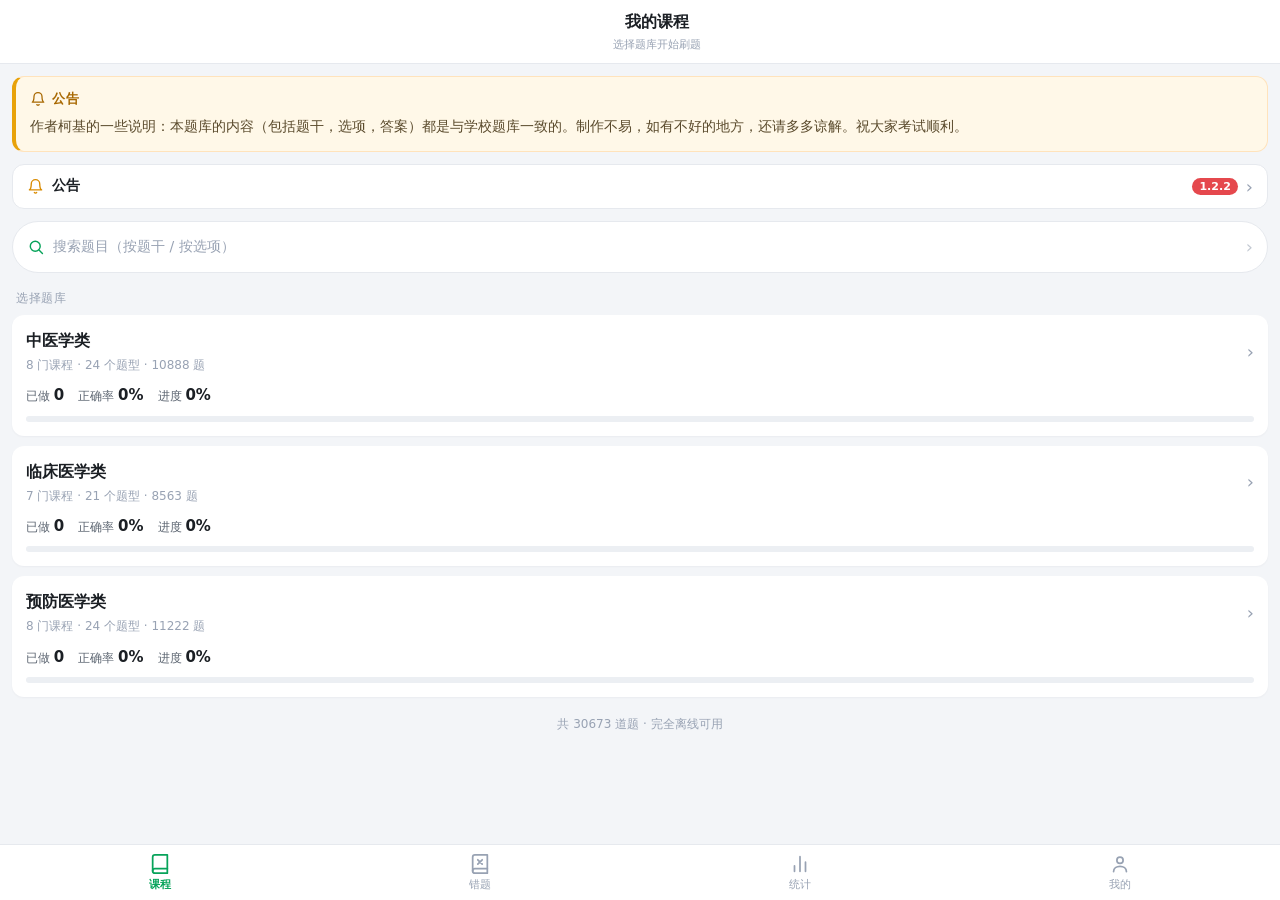
<file: index.html>
<!DOCTYPE html>
<html lang="zh-CN">
<head>
<meta charset="utf-8">
<meta name="viewport" content="width=device-width,initial-scale=1,maximum-scale=1,user-scalable=no,viewport-fit=cover">
<meta name="theme-color" content="#07a35a">
<meta name="apple-mobile-web-app-capable" content="yes">
<meta name="apple-mobile-web-app-status-bar-style" content="default">
<meta name="apple-mobile-web-app-title" content="zcmu阶段考">
<meta name="mobile-web-app-capable" content="yes">
<meta name="format-detection" content="telephone=no">
<link rel="manifest" href="manifest.webmanifest">
<link rel="apple-touch-icon" href="icons/apple-touch-icon.png">
<link rel="icon" type="image/png" sizes="192x192" href="icons/icon-192.png">

<title>zcmu阶段考</title>
<link rel="stylesheet" href="app.css">
</head>
<body>
<div id="app">
  <header id="hd"></header>
  <main id="main"><div class="empty">加载中…</div></main>
  <nav id="tabbar"></nav>
</div>
<div id="toast"></div>
<div id="dlg"></div>
<script src="data/index.js"></script>
<script src="app.js"></script>
<script>
if ('serviceWorker' in navigator) {
  window.addEventListener('load', function () {
    navigator.serviceWorker.register('sw.js').catch(function () { /* 离线仍可用已缓存资源 */ });
  });
}
</script>
</body>
</html>
</file>
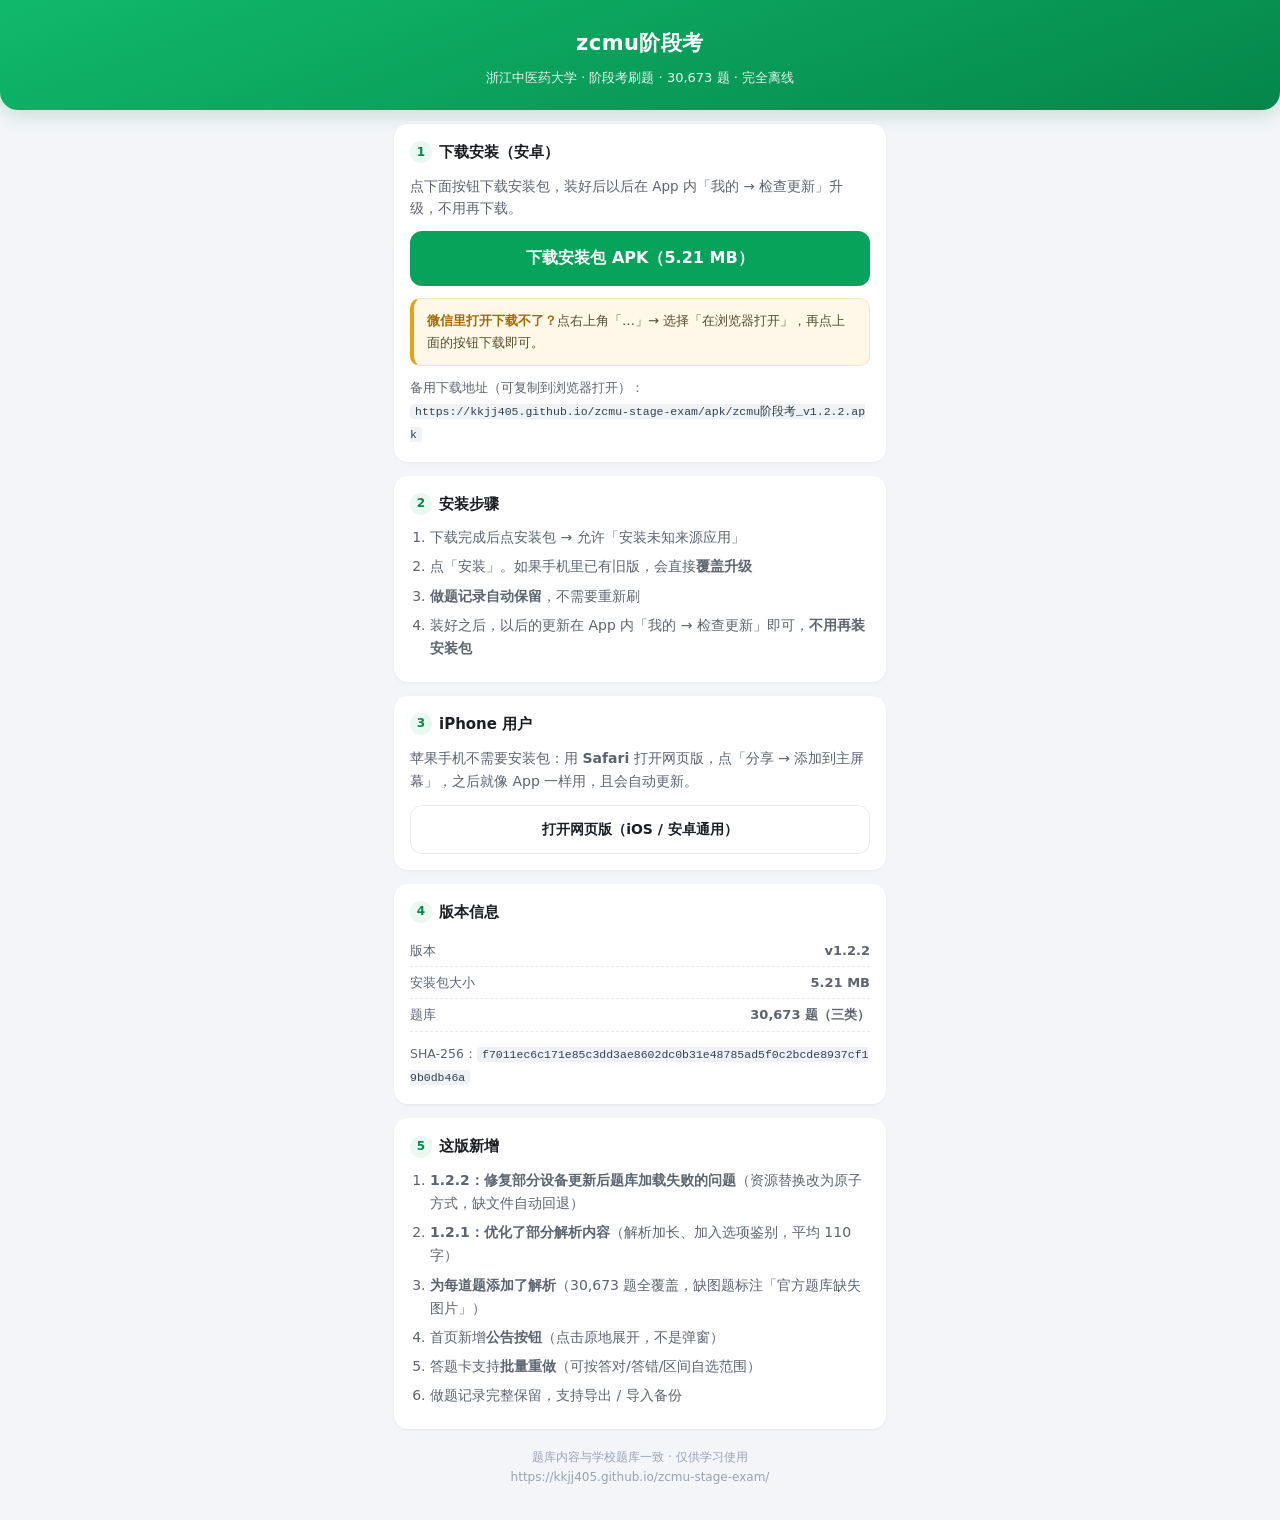
<file: install.html>
<!DOCTYPE html>
<html lang="zh-CN">
<head>
<meta charset="utf-8">
<meta name="viewport" content="width=device-width,initial-scale=1,viewport-fit=cover">
<meta name="theme-color" content="#07a35a">
<title>zcmu阶段考 · 扫码安装</title>
<style>
:root{--green:#07a35a;--green-dark:#05864a;--tx:#1b1f24;--tx2:#5b6470;--tx3:#98a2b3;--line:#e6e9ee;--bg:#f3f5f8}
*{box-sizing:border-box;-webkit-tap-highlight-color:transparent}
body{margin:0;background:var(--bg);color:var(--tx);font:15px/1.65 -apple-system,BlinkMacSystemFont,"PingFang SC","Noto Sans CJK SC","Microsoft YaHei",system-ui,sans-serif;
  -webkit-font-smoothing:antialiased;padding-bottom:32px}
.wrap{max-width:520px;margin:0 auto;padding:0 14px}
header{background:linear-gradient(160deg,#10b96c,#05864a);color:#fff;padding:26px 0 22px;text-align:center;
  border-radius:0 0 18px 18px;box-shadow:0 6px 18px rgba(5,134,74,.18)}
header h1{margin:0 0 6px;font-size:21px;letter-spacing:.5px}
header p{margin:0;font-size:13px;opacity:.9}
.card{background:#fff;border-radius:14px;padding:16px;margin-top:14px;box-shadow:0 1px 3px rgba(16,24,40,.06)}
.card h2{margin:0 0 10px;font-size:15px;display:flex;align-items:center;gap:7px}
.card h2 i{width:22px;height:22px;border-radius:50%;background:#e9f8f0;color:var(--green-dark);
  font-style:normal;font-size:12px;font-weight:700;display:flex;align-items:center;justify-content:center;flex:0 0 22px}
.qrbox{text-align:center;padding:6px 0 2px}
.qrbox img{width:min(74vw,300px);height:auto;border-radius:10px;border:1px solid var(--line);background:#fff}
.qrbox .tip{font-size:12px;color:var(--tx3);margin-top:8px}
.btn{display:block;text-align:center;text-decoration:none;border-radius:12px;padding:14px;font-size:16px;font-weight:700;
  background:var(--green);color:#fff;margin-top:12px}
.btn:active{background:var(--green-dark)}
.btn.ghost{background:#fff;color:var(--tx);border:1px solid var(--line);font-weight:600;font-size:14px;padding:12px}
ol{margin:8px 0 0;padding-left:20px;font-size:14px;color:var(--tx2)}
ol li{margin-bottom:6px}
.note{background:#fff8e8;border:1px solid #ffe3bc;border-left:4px solid #e8a20a;border-radius:10px;
  padding:11px 13px;font-size:13px;color:#5a4a2c;line-height:1.7;margin-top:12px}
.note b{color:#a86800}
.meta{font-size:12.5px;color:var(--tx2);margin-top:10px;line-height:1.85;word-break:break-all}
.meta code{background:#eef2f6;padding:1px 5px;border-radius:4px;font-size:11.5px;color:#33414f}
.kv{display:flex;justify-content:space-between;font-size:13px;color:var(--tx2);padding:5px 0;border-bottom:1px dashed var(--line)}
.kv:last-child{border-bottom:0}
footer{text-align:center;color:var(--tx3);font-size:12px;margin-top:18px;line-height:1.7}
</style>
</head>
<body>
<header>
  <h1>zcmu阶段考</h1>
  <p>浙江中医药大学 · 阶段考刷题 · 30,673 题 · 完全离线</p>
</header>
<div class="wrap">

  <div class="card">
    <h2><i>1</i>下载安装（安卓）</h2>
    <p style="font-size:13.5px;color:var(--tx2);margin:0 0 6px">
      点下面按钮下载安装包，装好后以后在 App 内「我的 → 检查更新」升级，不用再下载。
    </p>
    <a class="btn" href="https://kkjj405.github.io/zcmu-stage-exam/apk/zcmu阶段考_v1.2.2.apk" download>下载安装包 APK（5.21 MB）</a>
    <div class="note">
      <b>微信里打开下载不了？</b>点右上角「…」→ 选择「在浏览器打开」，再点上面的按钮下载即可。
    </div>
    <div class="meta">备用下载地址（可复制到浏览器打开）：<br><code>https://kkjj405.github.io/zcmu-stage-exam/apk/zcmu阶段考_v1.2.2.apk</code></div>
  </div>

  <div class="card">
    <h2><i>2</i>安装步骤</h2>
    <ol>
      <li>下载完成后点安装包 → 允许「安装未知来源应用」</li>
      <li>点「安装」。如果手机里已有旧版，会直接<b>覆盖升级</b></li>
      <li><b>做题记录自动保留</b>，不需要重新刷</li>
      <li>装好之后，以后的更新在 App 内「我的 → 检查更新」即可，<b>不用再装安装包</b></li>
    </ol>
  </div>

  <div class="card">
    <h2><i>3</i>iPhone 用户</h2>
    <p style="font-size:14px;color:var(--tx2);margin:0 0 10px">
      苹果手机不需要安装包：用 <b>Safari</b> 打开网页版，点「分享 → 添加到主屏幕」，之后就像 App 一样用，且会自动更新。
    </p>
    <a class="btn ghost" href="https://kkjj405.github.io/zcmu-stage-exam/">打开网页版（iOS / 安卓通用）</a>
  </div>

  <div class="card">
    <h2><i>4</i>版本信息</h2>
    <div class="kv"><span>版本</span><b>v1.2.2</b></div>
    <div class="kv"><span>安装包大小</span><b>5.21 MB</b></div>
    <div class="kv"><span>题库</span><b>30,673 题（三类）</b></div>
    <div class="meta">SHA-256：<code>f7011ec6c171e85c3dd3ae8602dc0b31e48785ad5f0c2bcde8937cf19b0db46a</code></div>
  </div>

  <div class="card">
    <h2><i>5</i>这版新增</h2>
    <ol>
      <li><b>1.2.2：修复部分设备更新后题库加载失败的问题</b>（资源替换改为原子方式，缺文件自动回退）</li>
      <li><b>1.2.1：优化了部分解析内容</b>（解析加长、加入选项鉴别，平均 110 字）</li>
      <li><b>为每道题添加了解析</b>（30,673 题全覆盖，缺图题标注「官方题库缺失图片」）</li>
      <li>首页新增<b>公告按钮</b>（点击原地展开，不是弹窗）</li>
      <li>答题卡支持<b>批量重做</b>（可按答对/答错/区间自选范围）</li>
      <li>做题记录完整保留，支持导出 / 导入备份</li>
    </ol>
  </div>

  <footer>
    题库内容与学校题库一致 · 仅供学习使用<br>
    https://kkjj405.github.io/zcmu-stage-exam/
  </footer>
</div>
</body>
</html>
</file>
<file: app.css>
/* ===== 医考通 · 样式（对齐医考帮的绿白风格） ===== */
:root{
  --green:#07a35a; --green-dark:#05864a; --green-bg:#e9f8f0;
  --red:#e5484d; --red-bg:#fdecec;
  --blue:#2f6fed; --blue-bg:#eaf0fe;
  --amber:#d98b00; --amber-bg:#fff6e5;
  --tx:#1b1f24; --tx2:#5b6470; --tx3:#98a2b3;
  --line:#e6e9ee; --bg:#f3f5f8; --card:#fff;
  --radius:12px; --tab-h:56px;
}
*{box-sizing:border-box; -webkit-tap-highlight-color:transparent;}
html,body{margin:0;padding:0;height:100%;}
body{
  font-family:-apple-system,BlinkMacSystemFont,"PingFang SC","Noto Sans CJK SC","Microsoft YaHei",system-ui,sans-serif;
  background:var(--bg); color:var(--tx); font-size:15px; line-height:1.55;
  -webkit-font-smoothing:antialiased; overscroll-behavior:none;
}
#app{display:flex;flex-direction:column;height:100%;}
button{font-family:inherit;}

/* ---------- 顶栏 ---------- */
#hd{flex:0 0 auto;background:#fff;border-bottom:1px solid var(--line);
    display:flex;align-items:center;gap:8px;padding:10px 12px;
    padding-top:calc(10px + env(safe-area-inset-top));
    position:sticky;top:0;z-index:20;}
#hd .back{width:34px;height:34px;border:0;background:transparent;font-size:20px;color:var(--tx);
          display:flex;align-items:center;justify-content:center;border-radius:8px;}
#hd .back:active{background:#f0f2f5;}
#hd .ttl{flex:1;min-width:0;text-align:center;}
#hd .ttl h1{margin:0;font-size:16px;font-weight:600;white-space:nowrap;overflow:hidden;text-overflow:ellipsis;}
#hd .ttl .sub{font-size:11px;color:var(--tx3);margin-top:1px;}
#hd .act{display:flex;gap:6px;}
#hd .chip{font-size:12px;padding:5px 9px;border-radius:999px;border:1px solid var(--line);
          background:#fff;color:var(--tx2);}
#hd .chip.on{background:var(--green-bg);border-color:var(--green);color:var(--green-dark);font-weight:600;}

/* ---------- 主体 ---------- */
#main{flex:1 1 auto;overflow-y:auto;-webkit-overflow-scrolling:touch;padding:12px;
      padding-bottom:calc(12px + env(safe-area-inset-bottom));}
#tabbar{flex:0 0 auto;height:var(--tab-h);background:#fff;border-top:1px solid var(--line);
        display:flex;padding-bottom:env(safe-area-inset-bottom);}
#tabbar .tb{flex:1;display:flex;flex-direction:column;align-items:center;justify-content:center;
            gap:2px;font-size:11px;color:var(--tx3);border:0;background:transparent;}
#tabbar .tb .ic{display:flex;align-items:center;justify-content:center;height:22px;width:22px;}
#tabbar .tb .ic svg{width:22px;height:22px;display:block;}
#tabbar .tb.on{color:var(--green);font-weight:600;}
#app.nobar #tabbar{display:none;}

/* ---------- 通用卡片 ---------- */
.card{background:var(--card);border-radius:var(--radius);padding:14px;margin-bottom:10px;
      box-shadow:0 1px 2px rgba(16,24,40,.04);}
.card.press:active{background:#fafbfc;}
.row{display:flex;align-items:center;gap:10px;}
.grow{flex:1 1 auto;min-width:0;}
.h2{font-size:12px;color:var(--tx3);margin:16px 4px 8px;letter-spacing:.5px;}
.mono{font-variant-numeric:tabular-nums;}

/* 进度条 */
.pb{height:6px;background:#eceff3;border-radius:99px;overflow:hidden;margin-top:8px;}
.pb>i{display:block;height:100%;background:var(--green);border-radius:99px;transition:width .3s;}
.pb.blue>i{background:var(--blue);}
.pb.thin{height:4px;margin-top:6px;}

/* 题库/课程列表 */
.bank .title{font-size:16px;font-weight:600;}
.bank .desc{font-size:12px;color:var(--tx3);margin-top:2px;}
.bank .nums{display:flex;gap:14px;margin-top:10px;font-size:12px;color:var(--tx2);}
.bank .nums b{font-size:15px;color:var(--tx);font-weight:600;}
.chev{color:var(--tx3);font-size:18px;}

/* 题型行 */
.trow{display:flex;align-items:center;gap:10px;padding:12px 0;border-bottom:1px solid var(--line);}
.trow:last-child{border-bottom:0;}
.trow .tag{font-size:11px;font-weight:700;color:#fff;background:var(--green);
           border-radius:6px;padding:3px 6px;letter-spacing:.5px;}
.trow .tag.A2{background:#7a5af8;}
.trow .tag.B1{background:#e8860a;}
.trow .tname{font-weight:600;}
.trow .tsub{font-size:11px;color:var(--tx3);}
.trow .tn{font-size:12px;color:var(--tx2);text-align:right;}

/* 模式选择 */
.modes{display:grid;grid-template-columns:repeat(4,1fr);gap:8px;margin:4px 0 2px;}
.mode{border:1px solid var(--line);border-radius:10px;padding:10px 4px;text-align:center;
      background:#fff;font-size:13px;color:var(--tx2);}
.mode b{display:block;font-size:14px;color:var(--tx);margin-bottom:2px;}
.mode span{font-size:10px;color:var(--tx3);}
.mode.on{border-color:var(--green);background:var(--green-bg);}
.mode.on b{color:var(--green-dark);}

/* 按钮 */
.btn{display:block;width:100%;border:0;border-radius:10px;padding:13px;font-size:15px;font-weight:600;
     background:var(--green);color:#fff;}
.btn:active{background:var(--green-dark);}
.btn.ghost{background:#fff;color:var(--tx);border:1px solid var(--line);font-weight:500;}
.btn.sm{padding:9px;font-size:13px;}
.btn.warn{background:var(--red);}

/* ---------- 答题页 ---------- */
.qhead{display:flex;align-items:center;justify-content:space-between;font-size:12px;color:var(--tx3);
       margin-bottom:8px;}
.qhead .idx b{color:var(--tx);font-size:14px;}
.qbody{background:#fff;border-radius:var(--radius);padding:14px;}
.qstem{font-size:16px;line-height:1.75;white-space:pre-wrap;word-break:break-word;}
.opts{margin-top:14px;display:flex;flex-direction:column;gap:10px;}
.opt{display:flex;gap:10px;align-items:flex-start;border:1px solid var(--line);border-radius:10px;
     padding:11px 12px;background:#fff;font-size:15px;line-height:1.6;text-align:left;
     transition:background .15s,border-color .15s;}
.opt .k{flex:0 0 22px;height:22px;border-radius:50%;border:1px solid #cfd6df;color:var(--tx2);
        font-size:12px;font-weight:700;display:flex;align-items:center;justify-content:center;margin-top:1px;}
.opt .v{flex:1;min-width:0;word-break:break-word;}
.opt.sel{border-color:var(--green);background:var(--green-bg);}
.opt.sel .k{background:var(--green);border-color:var(--green);color:#fff;}
.opt.right{border-color:var(--green);background:var(--green-bg);}
.opt.right .k{background:var(--green);border-color:var(--green);color:#fff;}
.opt.wrong{border-color:var(--red);background:var(--red-bg);}
.opt.wrong .k{background:var(--red);border-color:var(--red);color:#fff;}
.opt.dim{opacity:.55;}

/* 解析 */
.explain{margin-top:12px;border-radius:10px;background:#f7f9fb;border:1px solid var(--line);padding:12px;}
.explain .h{font-size:12px;color:var(--tx3);margin-bottom:6px;letter-spacing:.5px;}
.explain .ans{font-size:15px;font-weight:600;color:var(--green-dark);}
.explain .meta{font-size:12px;color:var(--tx3);margin-top:6px;}

/* 底部操作条 */
.qfoot{position:sticky;bottom:0;background:linear-gradient(#fff0,#fff 22%);
       padding:10px 0 4px;display:flex;gap:8px;align-items:center;}
.qfoot .fb{flex:1;border:1px solid var(--line);background:#fff;border-radius:10px;padding:11px;
           font-size:14px;color:var(--tx);}
.qfoot .fb:disabled{color:#c3c9d2;}
.qfoot .fb.primary{background:var(--green);border-color:var(--green);color:#fff;font-weight:600;}
.qfoot .fb.fav.on{color:var(--amber);border-color:var(--amber);background:var(--amber-bg);}

/* 测试模式底栏 */
.testbar{display:flex;align-items:center;gap:10px;background:#fff;border:1px solid var(--line);
         border-radius:10px;padding:8px 12px;margin-bottom:8px;font-size:12px;color:var(--tx2);}
.testbar b{color:var(--tx);}
.testbar .btn.sm{width:auto;padding:8px 16px;}

/* ---------- 答题卡 ---------- */
.gridwrap{background:#fff;border-radius:var(--radius);padding:14px;}
.gstats{display:grid;grid-template-columns:repeat(4,1fr);gap:8px;margin-bottom:12px;}
.gstat{background:#f7f9fb;border-radius:10px;padding:8px 6px;text-align:center;}
.gstat b{display:block;font-size:17px;font-variant-numeric:tabular-nums;}
.gstat span{font-size:11px;color:var(--tx3);}
.grid{display:grid;grid-template-columns:repeat(6,1fr);gap:8px;}
.gcell{aspect-ratio:1/1;border-radius:8px;border:1px solid var(--line);background:#fff;
       font-size:13px;color:var(--tx2);display:flex;align-items:center;justify-content:center;
       font-variant-numeric:tabular-nums;}
.gcell.s1{background:var(--green);border-color:var(--green);color:#fff;font-weight:600;}
.gcell.s2{background:var(--red);border-color:var(--red);color:#fff;font-weight:600;}
.gcell.s3{background:var(--amber);border-color:var(--amber);color:#fff;font-weight:600;}
.gcell.s4{background:var(--blue);border-color:var(--blue);color:#fff;font-weight:600;}
.gcell.cur{outline:2px solid var(--blue);outline-offset:1px;font-weight:700;}
.legend{display:flex;flex-wrap:wrap;gap:12px;margin-top:12px;font-size:11px;color:var(--tx2);}
.legend i{display:inline-block;width:10px;height:10px;border-radius:3px;margin-right:4px;
          vertical-align:-1px;border:1px solid var(--line);}

/* ---------- 统计 ---------- */
.kpis{display:grid;grid-template-columns:repeat(2,1fr);gap:10px;}
.kpi{background:#fff;border-radius:var(--radius);padding:14px;}
.kpi b{display:block;font-size:22px;font-weight:700;font-variant-numeric:tabular-nums;}
.kpi span{font-size:12px;color:var(--tx3);}
.bars{display:flex;align-items:flex-end;gap:6px;height:88px;margin-top:10px;}
.bar{flex:1;display:flex;flex-direction:column;justify-content:flex-end;align-items:center;gap:4px;height:100%;}
.bar i{display:block;width:100%;background:var(--green);border-radius:6px 6px 0 0;min-height:2px;}
.bar span{font-size:10px;color:var(--tx3);}

/* 错题/收藏 */
.seg{display:flex;background:#eceff3;border-radius:10px;padding:3px;margin-bottom:10px;}
.seg button{flex:1;border:0;background:transparent;padding:8px;border-radius:8px;font-size:13px;color:var(--tx2);}
.seg button.on{background:#fff;color:var(--tx);font-weight:600;box-shadow:0 1px 2px rgba(16,24,40,.06);}
.empty{text-align:center;color:var(--tx3);font-size:13px;padding:40px 0;}

/* toast / dialog */
#toast{position:fixed;left:50%;bottom:84px;transform:translateX(-50%) translateY(12px);
       background:rgba(20,24,28,.9);color:#fff;font-size:13px;padding:9px 16px;border-radius:10px;
       opacity:0;pointer-events:none;transition:all .22s;max-width:80%;text-align:center;z-index:99;}
#toast.on{opacity:1;transform:translateX(-50%) translateY(0);}
#dlg{position:fixed;inset:0;background:rgba(16,20,26,.45);display:none;align-items:center;
     justify-content:center;padding:28px;z-index:80;}
#dlg.on{display:flex;}
#dlg .box{background:#fff;border-radius:14px;padding:18px;width:100%;max-width:340px;}
#dlg .box h3{margin:0 0 8px;font-size:16px;}
#dlg .box p{margin:0;color:var(--tx2);font-size:14px;white-space:pre-wrap;}
#dlg .acts{display:flex;gap:10px;margin-top:16px;}
#dlg .acts .btn{flex:1;}
.muted{color:var(--tx3);font-size:12px;}

/* 首页公告（内嵌卡片，非弹窗） */
.notice{background:#fff8e8;border:1px solid #ffe3bc;border-left:4px solid #e8a20a;
        border-radius:12px;padding:12px 14px;margin-bottom:12px;}
.notice .nt{display:flex;align-items:center;gap:6px;font-size:13px;font-weight:700;
            color:#a86800;letter-spacing:.5px;margin-bottom:6px;}
.notice .nt svg{width:16px;height:16px;flex:0 0 16px;}
.notice .nb{font-size:13.5px;line-height:1.75;color:#5a4a2c;white-space:pre-wrap;}

/* 每题作答统计行 */
.qstat{display:flex;align-items:center;gap:6px;font-size:12px;color:#7a8494;
       background:#f4f6f9;border-radius:8px;padding:6px 10px;margin:-2px 0 8px;}
.qstat svg{width:14px;height:14px;flex:0 0 14px;}
.qstat .ntag{margin-left:auto;display:inline-flex;align-items:center;gap:4px;color:#b26a00;font-weight:600;}
.qstat .ntag svg{width:13px;height:13px;flex:0 0 13px;}

/* 答题页工具条 */
.qtools{display:flex;gap:8px;margin:10px 0 4px;}
.qtools .tool{flex:1;display:flex;flex-direction:column;align-items:center;gap:3px;
  border:1px solid var(--line);background:#fff;border-radius:10px;padding:7px 2px;
  font-size:11px;color:var(--tx2);}
.qtools .tool svg{width:18px;height:18px;}
.qtools .tool.on{color:var(--green-dark);border-color:var(--green);background:var(--green-bg);}
.qtools .tool:active{background:#f2f4f7;}
.qfoot .fb svg{width:16px;height:16px;vertical-align:-3px;margin-right:4px;}

/* 答题卡：过滤集标题 + 有笔记小圆点 */
.gridwrap .ghead{font-size:13px;font-weight:700;color:#a86a00;background:#fff8e8;
  border:1px solid #ffe3bc;border-radius:8px;padding:6px 10px;margin-bottom:10px;}
.gcell{position:relative;}
.gcell.hasnote::after{content:'';position:absolute;top:3px;right:3px;width:5px;height:5px;
  border-radius:50%;background:#2f6fed;}

/* 笔记输入框 */
#dlg .box textarea{width:100%;height:120px;border:1px solid var(--line);border-radius:10px;
  padding:10px;font-size:14px;font-family:inherit;line-height:1.6;resize:vertical;
  color:var(--tx);background:#fbfcfd;}
#dlg .box textarea:focus{outline:2px solid var(--green-bg);border-color:var(--green);}

/* 内嵌笔记区（题目下方展开，非弹窗） */
.note-inline{margin-top:12px;background:#fffdf5;border:1px solid #ffe3b8;border-radius:12px;padding:12px;}
.note-inline .nh{display:flex;align-items:center;gap:6px;font-size:13px;font-weight:700;
  color:#a86800;margin-bottom:8px;}
.note-inline .nh svg{width:15px;height:15px;flex:0 0 15px;}
.note-inline .nh em{margin-left:auto;font-style:normal;font-weight:400;font-size:11px;color:#bb9a5e;}
.note-inline textarea{width:100%;min-height:100px;border:1px solid #ffe0b3;border-radius:10px;
  padding:10px;font-size:14px;font-family:inherit;line-height:1.65;background:#fff;color:var(--tx);
  resize:vertical;}
.note-inline textarea:focus{outline:2px solid #fff1d6;border-color:#e8a20a;}
.note-inline .nacts{display:flex;gap:8px;margin-top:9px;}
.note-inline .nacts .btn{width:auto;padding:8px 18px;font-size:13px;}
.note-inline .nacts #ntDel{margin-right:auto;}

/* 已有笔记的预览条（点击可再编辑） */
.note-prev{display:flex;gap:8px;margin-top:12px;background:#fffaf0;border:1px dashed #f0c987;
  border-radius:10px;padding:10px 12px;font-size:13px;color:#6b5427;line-height:1.65;}
.note-prev svg{width:15px;height:15px;flex:0 0 15px;margin-top:2px;color:#c88417;}
.note-prev span{white-space:pre-wrap;word-break:break-word;}

/* 首页搜索入口 */
.search-entry{display:flex;align-items:center;gap:8px;background:#fff;border:1px solid var(--line);
  border-radius:999px;padding:11px 14px;margin-bottom:12px;color:var(--tx3);font-size:14px;}
.search-entry svg{width:18px;height:18px;flex:0 0 18px;color:var(--green);}
.search-entry span{flex:1;min-width:0;}
.search-entry em{font-style:normal;font-size:18px;color:#c3c9d2;}

/* 搜索页 */
.sbox{display:flex;gap:8px;margin-bottom:4px;}
.sinput{flex:1;min-width:0;border:1px solid var(--line);border-radius:10px;padding:11px 12px;
  font-size:15px;font-family:inherit;background:#fff;color:var(--tx);}
.sinput:focus{outline:2px solid var(--green-bg);border-color:var(--green);}
.sbtn{border:0;border-radius:10px;background:var(--green);color:#fff;font-size:15px;font-weight:600;
  padding:0 18px;}
.chips{display:flex;flex-wrap:wrap;gap:8px;}
.chip{border:1px solid var(--line);background:#fff;border-radius:999px;padding:8px 14px;
  font-size:13px;color:var(--tx2);}
.chip.on{border-color:var(--green);background:var(--green-bg);color:var(--green-dark);font-weight:600;}
.srow{padding:12px 0;border-bottom:1px solid var(--line);}
.srow:last-child{border-bottom:0;}
.srow:active{background:#fafbfc;}
.smeta{font-size:11px;color:var(--tx3);margin-bottom:4px;}
.sstem{font-size:14px;line-height:1.6;color:var(--tx);
  display:-webkit-box;-webkit-line-clamp:3;-webkit-box-orient:vertical;overflow:hidden;}
.sans{font-size:12px;color:var(--green-dark);margin-top:6px;}
.sstem mark,.sans mark{background:#fff0b8;color:inherit;padding:0 1px;border-radius:2px;}

/* 答题卡顶部操作条（批量重做 / 开始答题） */
.gbar{display:flex;gap:10px;margin-bottom:10px;}
.gbar .gbar-btn{flex:1 1 0;min-width:0;padding:11px 8px;}

/* 题型页提示语（替代原「开始练习」按钮） */
.hint{display:flex;align-items:center;gap:8px;margin:14px 4px 6px;padding:12px 14px;
  background:#eef8f2;border:1px dashed #b7e0c9;border-radius:10px;
  font-size:13px;line-height:1.6;color:#1d6b45;}
.hint svg,.hint .hint-ic{width:16px;height:16px;flex:0 0 16px;color:#0a9a57;}

/* 批量重做弹窗：范围选择 */
.brsec{font-size:12px;color:var(--tx3);margin:10px 0 6px;letter-spacing:.3px;}
.brchips .chip{padding:7px 11px;font-size:12.5px;}
.brrange{display:flex;align-items:center;gap:8px;}
.brnum{width:78px;border:1px solid var(--line);border-radius:8px;padding:8px 10px;
  font-size:14px;text-align:center;font-variant-numeric:tabular-nums;background:#fff;color:var(--tx);}
.brnum:focus{outline:2px solid var(--green-bg);border-color:var(--green);}
.brprev{margin:12px 0 2px;padding:10px 12px;background:#f4f6f9;border-radius:10px;
  font-size:13px;line-height:1.6;color:var(--tx2);}
#dlg .box .btn:disabled{opacity:.45;}

/* 答案解析正文 */
.expbox{margin-top:10px;padding:11px 12px;background:#f2f7fb;border:1px solid #dbe7f1;border-radius:10px;}
.expbox .exph{font-size:12px;color:#3d76a8;font-weight:700;letter-spacing:.4px;margin-bottom:5px;}
.expbox .expt{font-size:14px;line-height:1.75;color:#2c4152;white-space:pre-wrap;word-break:break-word;}

/* 首页公告按钮（点击在原地展开，不是弹窗） */
.annbar{margin-bottom:12px;}
.annbtn{width:100%;display:flex;align-items:center;gap:8px;background:#fff;border:1px solid var(--line);
  border-radius:12px;padding:11px 14px;font-size:14px;color:var(--tx);text-align:left;}
.annbtn svg{width:17px;height:17px;flex:0 0 17px;color:#d98b00;}
.annbtn span{flex:1;min-width:0;font-weight:600;}
.annver{font-style:normal;font-size:11px;font-weight:700;color:#fff;background:#e5484d;
  border-radius:999px;padding:2px 7px;}
.annarrow{font-style:normal;color:var(--tx3);font-size:18px;transition:transform .2s;}
.annarrow.open{transform:rotate(90deg);}
.annpanel{margin-top:8px;background:#fffdf5;border:1px solid #ffe3b8;border-radius:12px;padding:12px 14px;}
.annitem{font-size:13.5px;line-height:1.75;color:#4a3c22;}
.annitem b{color:#a86800;}
</file>
